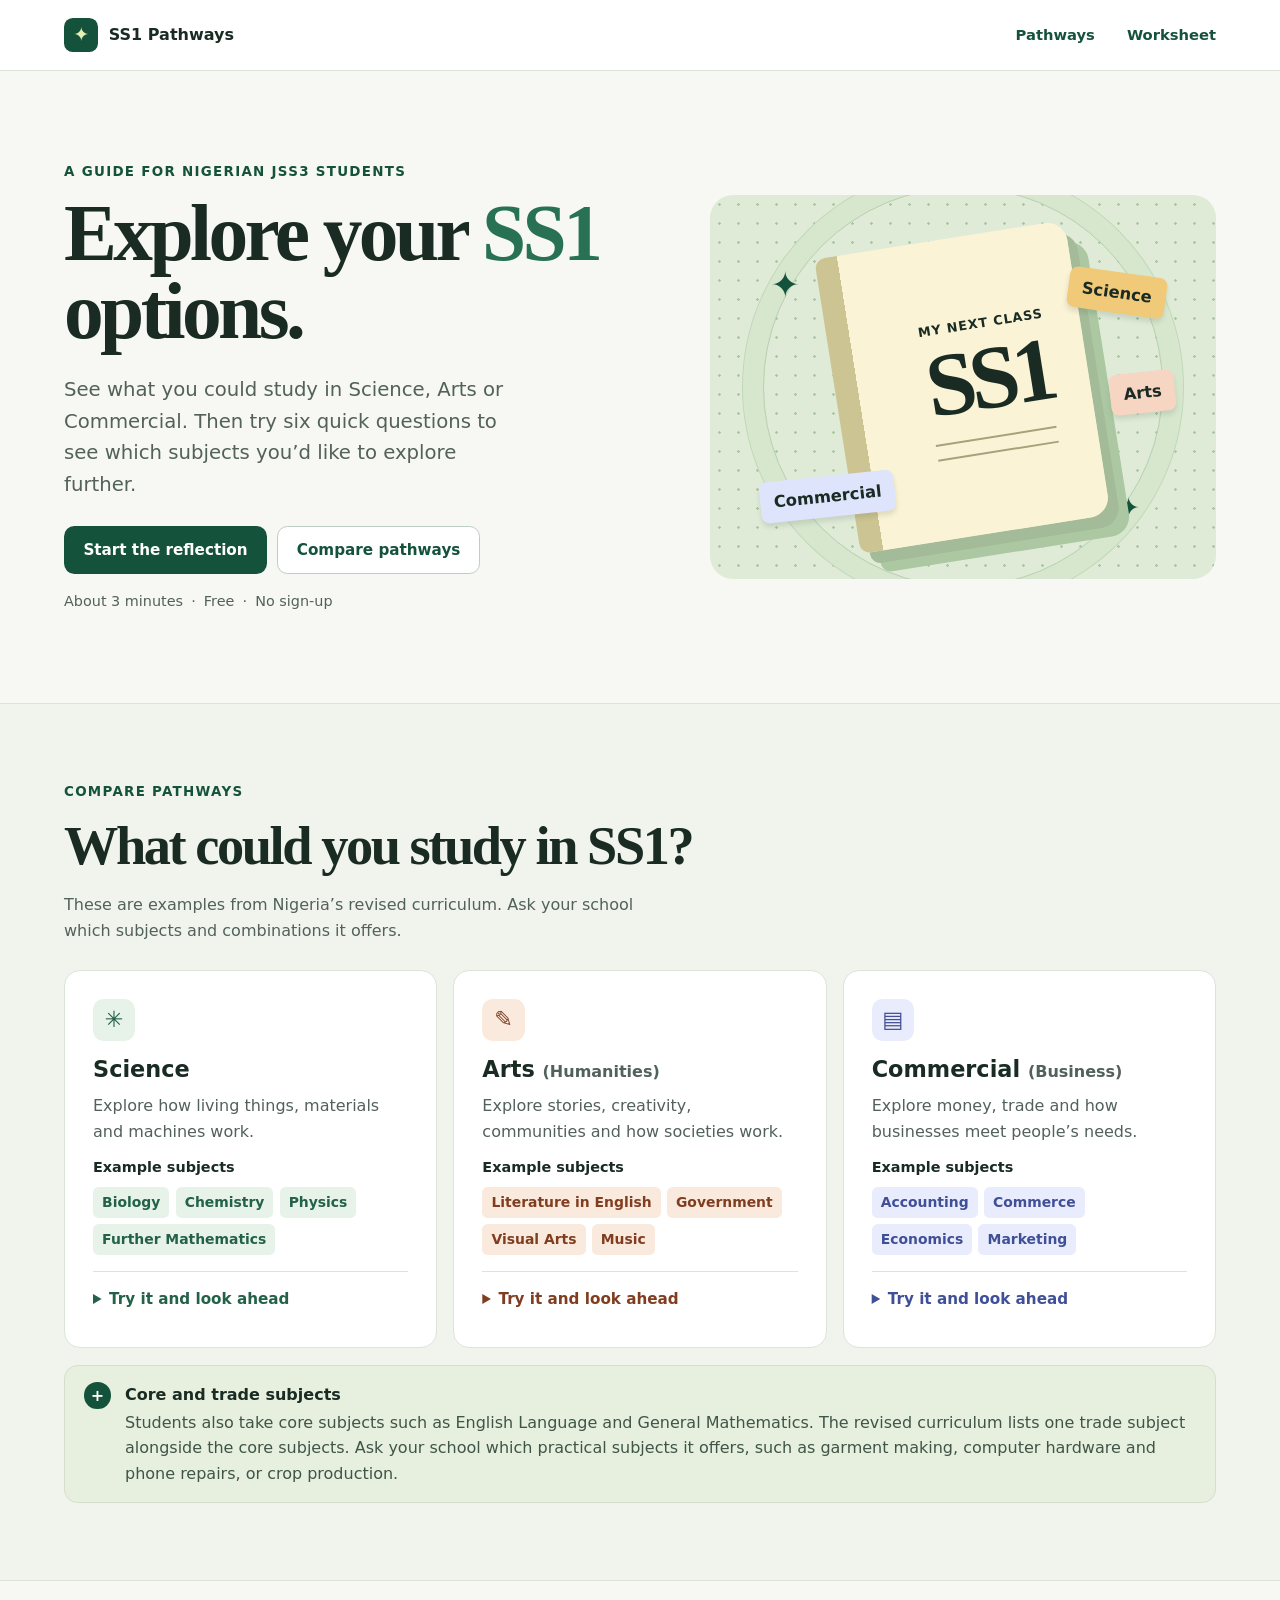
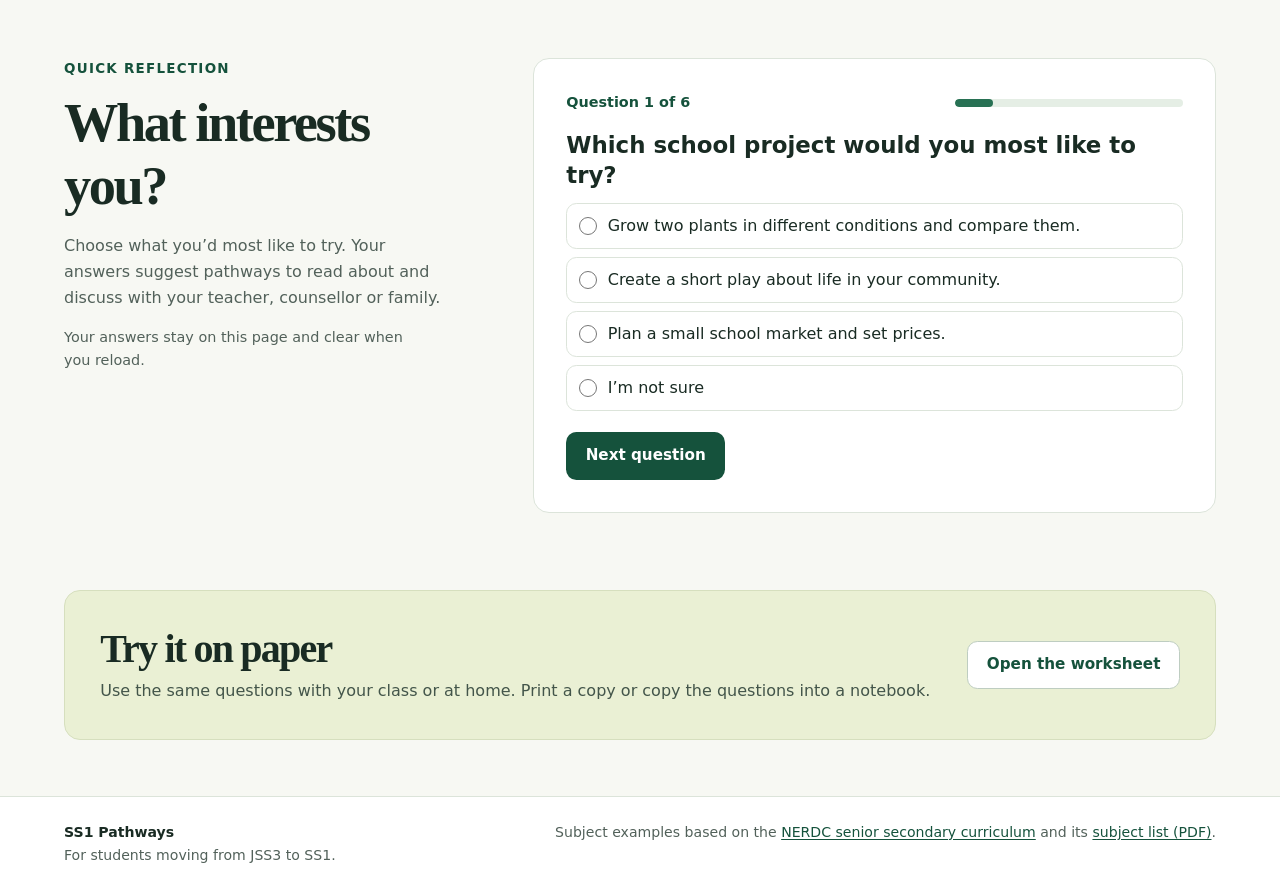
<file: index.html>
<!doctype html>
<html lang="en-NG">
<head>
  <meta charset="utf-8">
  <meta name="viewport" content="width=device-width, initial-scale=1">
  <meta name="description" content="Explore Science, Arts and Commercial subjects as you move from JSS3 to SS1 in Nigeria.">
  <meta name="theme-color" content="#f7f8f3">
  <meta http-equiv="Content-Security-Policy" content="default-src 'self'; object-src 'none'; base-uri 'none'; form-action 'none'">
  <title>SS1 Pathways · A guide for JSS3 students</title>
  <link rel="icon" href="assets/icon.png" type="image/png">
  <link rel="stylesheet" href="styles.css">
  <script type="module" src="app.js"></script>
</head>
<body>
  <a class="skip-link" href="#main">Skip to content</a>
  <header class="site-header">
    <div class="shell header-inner">
      <a class="brand" href="./" aria-label="SS1 Pathways home"><span class="brand-mark" aria-hidden="true">✦</span> SS1 Pathways</a>
      <nav aria-label="Main">
        <a href="#pathways">Pathways</a>
        <a href="worksheet.html">Worksheet</a>
      </nav>
    </div>
  </header>
  <main id="main">
    <section class="shell hero" aria-labelledby="hero-title">
      <div class="hero-content">
        <p class="eyebrow">A guide for Nigerian JSS3 students</p>
        <h1 id="hero-title">Explore your <em>SS1</em><br class="desktop-break"> options.</h1>
        <p class="intro">See what you could study in Science, Arts or Commercial. Then try six quick questions to see which subjects you’d like to explore further.</p>
        <div class="actions">
          <a class="button primary" href="#reflection">Start the reflection</a>
          <a class="button secondary" href="#pathways">Compare pathways</a>
        </div>
        <p class="small-note">About 3 minutes <span aria-hidden="true">·</span> Free <span aria-hidden="true">·</span> No sign-up</p>
      </div>
      <div class="hero-art" aria-hidden="true">
        <span class="art-sparkle">✦</span>
        <span class="art-sparkle small-sparkle">✦</span>
        <div class="notebook">
          <span class="notebook-label">MY NEXT CLASS</span>
          <strong>SS1</strong>
          <div class="notebook-lines"></div>
        </div>
        <span class="art-tab science-tab">Science</span>
        <span class="art-tab arts-tab">Arts</span>
        <span class="art-tab business-tab">Commercial</span>
      </div>
    </section>

    <section class="pathway-section" id="pathways" aria-labelledby="pathways-title">
      <div class="shell">
        <p class="eyebrow">Compare pathways</p>
        <h2 id="pathways-title">What could you study in SS1?</h2>
        <p class="section-intro">These are examples from Nigeria’s revised curriculum. Ask your school which subjects and combinations it offers.</p>
        <div class="pathway-grid">
          <article class="pathway science" id="science">
            <span class="path-icon" aria-hidden="true">✳</span>
            <h3>Science</h3>
            <p>Explore how living things, materials and machines work.</p>
            <h4>Example subjects</h4>
            <ul class="chips"><li>Biology</li><li>Chemistry</li><li>Physics</li><li>Further Mathematics</li></ul>
            <details><summary>Try it and look ahead</summary><p>Try observing how two plants grow in different conditions and recording what changes. Related areas include health, engineering and agriculture.</p></details>
          </article>
          <article class="pathway arts" id="arts">
            <span class="path-icon" aria-hidden="true">✎</span>
            <h3>Arts <span>(Humanities)</span></h3>
            <p>Explore stories, creativity, communities and how societies work.</p>
            <h4>Example subjects</h4>
            <ul class="chips"><li>Literature in English</li><li>Government</li><li>Visual Arts</li><li>Music</li></ul>
            <details><summary>Try it and look ahead</summary><p>Interview someone about a local issue and turn what you learn into a short article, drawing or debate. Related areas include law, media and design.</p></details>
          </article>
          <article class="pathway business" id="business">
            <span class="path-icon" aria-hidden="true">▤</span>
            <h3>Commercial <span>(Business)</span></h3>
            <p>Explore money, trade and how businesses meet people’s needs.</p>
            <h4>Example subjects</h4>
            <ul class="chips"><li>Accounting</li><li>Commerce</li><li>Economics</li><li>Marketing</li></ul>
            <details><summary>Try it and look ahead</summary><p>Make a simple budget for a school event. Work out the cost of each item and where you could save money. Related areas include accounting, marketing and entrepreneurship.</p></details>
          </article>
        </div>
        <aside class="trade-note" aria-labelledby="trade-title">
          <div class="trade-mark" aria-hidden="true">+</div>
          <div><h3 id="trade-title">Core and trade subjects</h3>
          <p>Students also take core subjects such as English Language and General Mathematics. The revised curriculum lists one trade subject alongside the core subjects. Ask your school which practical subjects it offers, such as garment making, computer hardware and phone repairs, or crop production.</p></div>
        </aside>
      </div>
    </section>

    <section class="shell reflection-section" id="reflection" aria-labelledby="reflection-title">
      <div class="reflection-intro">
        <p class="eyebrow">Quick reflection</p>
        <h2 id="reflection-title">What interests you?</h2>
        <p>Choose what you’d most like to try. Your answers suggest pathways to read about and discuss with your teacher, counsellor or family.</p>
        <p class="small-note">Your answers stay on this page and clear when you reload.</p>
      </div>
      <div class="reflection-card">
        <div id="reflection-app" hidden>
          <form id="questions" autocomplete="off">
            <div class="progress-row"><label id="progress-label" for="progress">Question 1 of 6</label><progress id="progress" value="1" max="6" aria-labelledby="progress-label"></progress></div>
            <fieldset>
              <legend id="question" tabindex="-1"></legend>
              <div id="choices"></div>
            </fieldset>
            <p id="answer-error" class="error" role="alert" hidden>Choose an answer, or select “I’m not sure”.</p>
            <div class="actions quiz-actions">
              <button type="button" class="button secondary" id="back" hidden>Back</button>
              <button type="submit" class="button primary" id="forward">Next question</button>
            </div>
          </form>
          <div id="results" hidden></div>
        </div>
        <noscript><p>The online reflection uses JavaScript. <a href="worksheet.html">Open the worksheet</a> to do the same activity on paper.</p></noscript>
      </div>
    </section>

    <section class="shell paper-section" aria-labelledby="paper-title">
      <div class="paper-card">
        <div><h2 id="paper-title">Try it on paper</h2><p>Use the same questions with your class or at home. Print a copy or copy the questions into a notebook.</p></div>
        <a class="button secondary" href="worksheet.html">Open the worksheet</a>
      </div>
    </section>
  </main>
  <footer class="site-footer">
    <div class="shell footer-inner">
      <p><strong>SS1 Pathways</strong><br>For students moving from JSS3 to SS1.</p>
      <p>Subject examples based on the <a href="https://www.nerdc.gov.ng/content_manager/new_senior_curriculum_home.html">NERDC senior secondary curriculum</a> and its <a href="https://nerdc.gov.ng/content_manager/Press%20Release%20On%20New%20FG%20Curriculum.pdf">subject list (PDF)</a>.</p>
    </div>
  </footer>
</body>
</html>
</file>
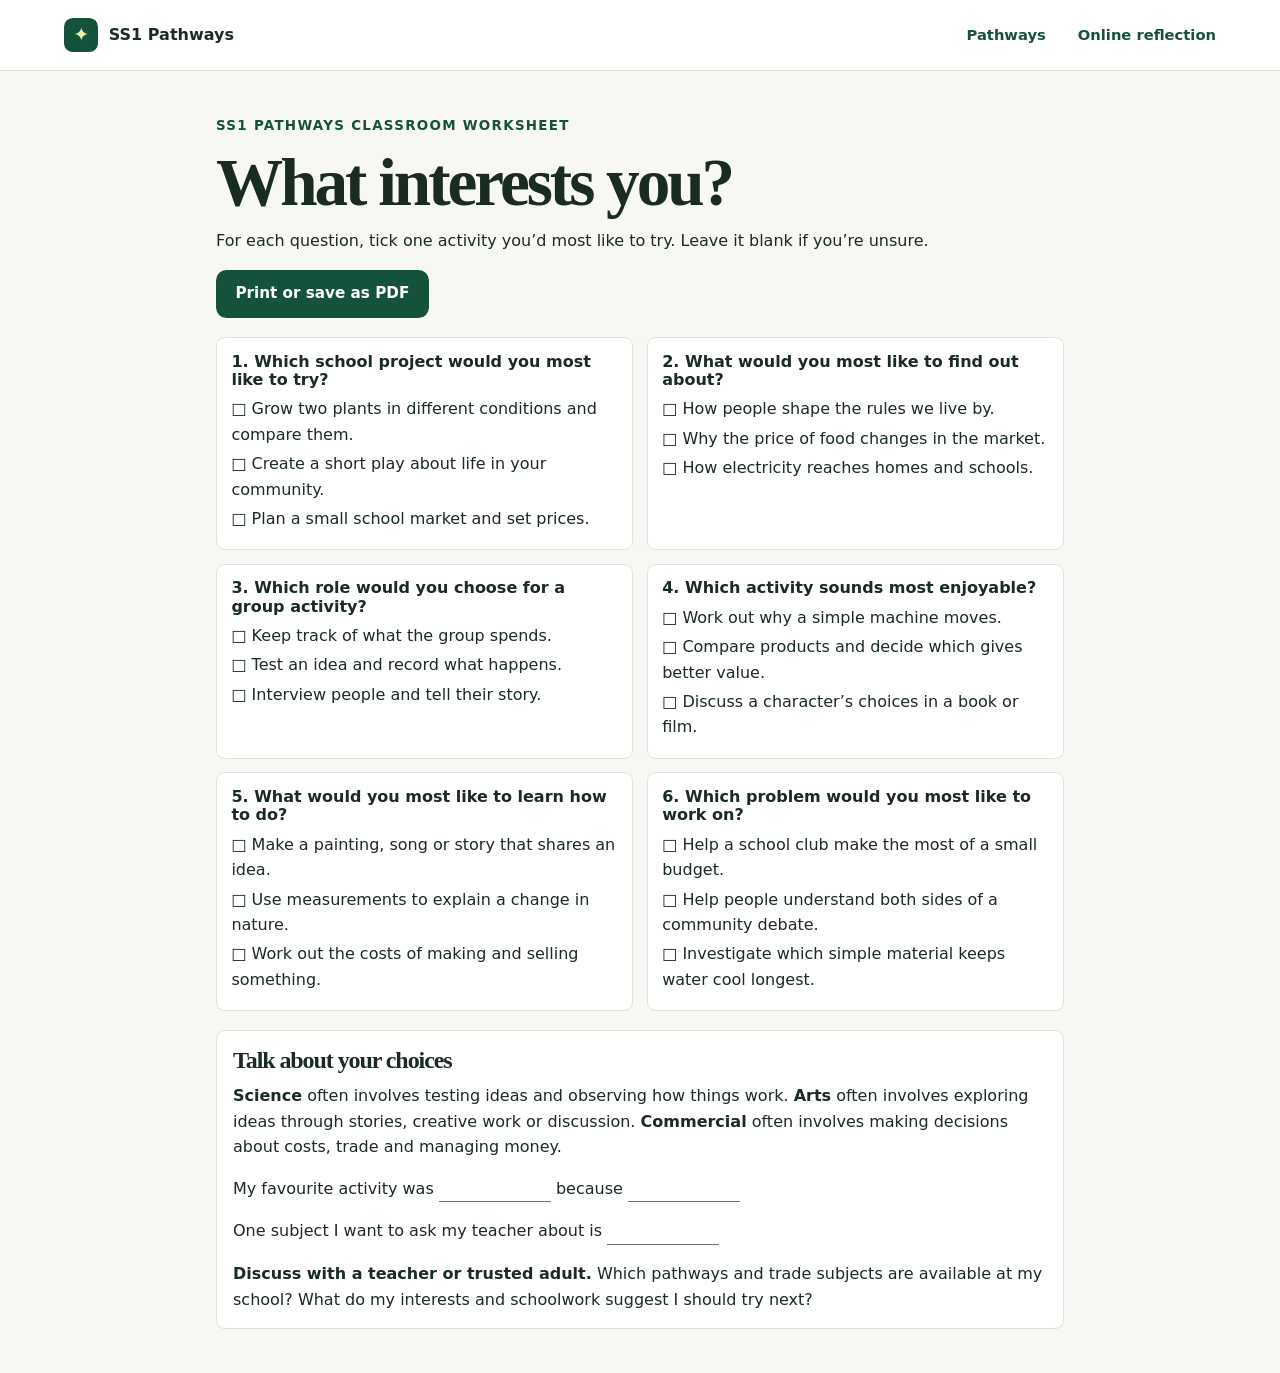
<file: worksheet.html>
<!doctype html>
<html lang="en-NG">
<head>
  <meta charset="utf-8">
  <meta name="viewport" content="width=device-width, initial-scale=1">
  <meta name="description" content="A printable classroom reflection for Nigerian JSS3 students exploring SS1 subjects.">
  <meta http-equiv="Content-Security-Policy" content="default-src 'self'; object-src 'none'; base-uri 'none'; form-action 'none'">
  <title>SS1 Pathways · Printable worksheet</title>
  <link rel="icon" href="assets/icon.png" type="image/png">
  <link rel="stylesheet" href="styles.css">
  <script src="worksheet.js" defer></script>
</head>
<body>
  <a class="skip-link" href="#main">Skip to worksheet</a>
  <header class="site-header">
    <div class="shell header-inner">
      <a class="brand" href="./" aria-label="SS1 Pathways home"><span class="brand-mark" aria-hidden="true">✦</span> SS1 Pathways</a>
      <nav aria-label="Main"><a href="./#pathways">Pathways</a><a href="./#reflection">Online reflection</a></nav>
    </div>
  </header>
  <main class="worksheet" id="main">
    <p class="eyebrow">SS1 Pathways classroom worksheet</p>
    <h1>What interests you?</h1>
    <p class="sheet-intro">For each question, tick one activity you’d most like to try. Leave it blank if you’re unsure.</p>
    <div class="actions print-hide"><button class="button primary" type="button" id="print" hidden>Print or save as PDF</button></div>
    <ol class="sheet-items">
      <li><h2>Which school project would you most like to try?</h2><ul>
        <li>Grow two plants in different conditions and compare them.</li>
        <li>Create a short play about life in your community.</li>
        <li>Plan a small school market and set prices.</li>
      </ul></li>
      <li><h2>What would you most like to find out about?</h2><ul>
        <li>How people shape the rules we live by.</li>
        <li>Why the price of food changes in the market.</li>
        <li>How electricity reaches homes and schools.</li>
      </ul></li>
      <li><h2>Which role would you choose for a group activity?</h2><ul>
        <li>Keep track of what the group spends.</li>
        <li>Test an idea and record what happens.</li>
        <li>Interview people and tell their story.</li>
      </ul></li>
      <li><h2>Which activity sounds most enjoyable?</h2><ul>
        <li>Work out why a simple machine moves.</li>
        <li>Compare products and decide which gives better value.</li>
        <li>Discuss a character’s choices in a book or film.</li>
      </ul></li>
      <li><h2>What would you most like to learn how to do?</h2><ul>
        <li>Make a painting, song or story that shares an idea.</li>
        <li>Use measurements to explain a change in nature.</li>
        <li>Work out the costs of making and selling something.</li>
      </ul></li>
      <li><h2>Which problem would you most like to work on?</h2><ul>
        <li>Help a school club make the most of a small budget.</li>
        <li>Help people understand both sides of a community debate.</li>
        <li>Investigate which simple material keeps water cool longest.</li>
      </ul></li>
    </ol>
    <section class="next-steps" aria-labelledby="worksheet-next">
      <h2 id="worksheet-next">Talk about your choices</h2>
      <p><strong>Science</strong> often involves testing ideas and observing how things work. <strong>Arts</strong> often involves exploring ideas through stories, creative work or discussion. <strong>Commercial</strong> often involves making decisions about costs, trade and managing money.</p>
      <p>My favourite activity was <span class="write-line">&nbsp;</span> because <span class="write-line">&nbsp;</span></p>
      <p>One subject I want to ask my teacher about is <span class="write-line">&nbsp;</span></p>
      <p><strong>Discuss with a teacher or trusted adult.</strong> Which pathways and trade subjects are available at my school? What do my interests and schoolwork suggest I should try next?</p>
    </section>
  </main>
</body>
</html>
</file>
<file: styles.css>
:root {
  color-scheme: light;
  --ink: #192b23;
  --muted: #52615a;
  --line: #dce4da;
  --paper: #f7f8f3;
  --white: #ffffff;
  --green: #15523c;
  --lime: #e4efb0;
  --science: #236148;
  --science-bg: #e7f2e9;
  --arts: #803e21;
  --arts-bg: #fae9dd;
  --business: #405097;
  --business-bg: #e9ecfc;
  font-family: system-ui, -apple-system, 'Segoe UI', sans-serif;
  font-size: 100%;
  line-height: 1.6;
  color: var(--ink);
  background: var(--paper);
}

*, *::before, *::after { box-sizing: border-box; }
[hidden] { display: none !important; }
html { scroll-padding-top: 1.5rem; }
body { margin: 0; }
p { margin: 0 0 1rem; }
a { color: var(--green); text-underline-offset: 0.17em; }
a:hover { text-decoration-thickness: 2px; }
:focus-visible { outline: 3px solid #2968aa; outline-offset: 4px; }
button { font: inherit; }
h1, h2, h3, h4 { margin: 0; line-height: 1.15; }
h1, h2 { font-family: Georgia, 'Times New Roman', serif; font-weight: 700; letter-spacing: -0.045em; }
h2 { font-size: clamp(2rem, 5vw, 3.4rem); }
h3 { font-size: 1.4rem; }
h4 { font-size: 0.9rem; }

.shell { width: min(100% - 3rem, 72rem); margin-inline: auto; }
.skip-link { position: absolute; top: 0.5rem; left: 0.5rem; z-index: 2; padding: 0.5rem 1rem; background: var(--white); transform: translateY(-200%); }
.skip-link:focus { transform: translateY(0); }
.site-header { background: var(--white); border-bottom: 1px solid var(--line); }
.header-inner, .footer-inner { display: flex; justify-content: space-between; align-items: center; gap: 1rem; }
.header-inner { min-height: 4.4rem; }
.brand { display: inline-flex; align-items: center; gap: 0.65rem; font-weight: 780; color: var(--ink); text-decoration: none; }
.brand-mark { display: grid; place-items: center; width: 2.15rem; height: 2.15rem; border-radius: 0.55rem; background: var(--green); color: var(--lime); font-size: 1.2rem; }
nav { display: flex; gap: clamp(0.85rem, 3vw, 2rem); }
nav a { padding-block: 0.5rem; font-size: 0.92rem; font-weight: 650; text-decoration: none; }
nav a:hover { text-decoration: underline; }

.hero { display: grid; grid-template-columns: minmax(0, 1fr) minmax(0, 0.87fr); gap: clamp(2rem, 5vw, 5rem); align-items: center; padding-block: clamp(3rem, 7vw, 6rem); }
.eyebrow { margin-bottom: 0.8rem; color: var(--green); font-size: 0.84rem; letter-spacing: 0.095em; text-transform: uppercase; font-weight: 780; }
h1 { font-size: clamp(3.2rem, 6.2vw, 6rem); line-height: 0.98; }
h1 em { font-style: normal; color: #287154; }
.intro { max-width: 36ch; margin: 1.45rem 0 1.65rem; color: var(--muted); font-size: clamp(1.08rem, 1.8vw, 1.23rem); }
.actions { display: flex; flex-wrap: wrap; gap: 0.65rem; }
.button { display: inline-flex; align-items: center; justify-content: center; min-height: 3rem; padding: 0.65rem 1.15rem; border: 1px solid transparent; border-radius: 0.65rem; font-size: 0.95rem; font-weight: 740; line-height: 1.3; text-decoration: none; cursor: pointer; }
.primary { background: var(--green); color: var(--white); }
.primary:hover { background: #0d3c2b; }
.secondary { background: var(--white); color: var(--green); border-color: #becdc1; }
.secondary:hover { background: #eef5ec; }
.small-note { margin: 1rem 0 0; color: var(--muted); font-size: 0.9rem; }
.small-note span { padding-inline: 0.22rem; }

.hero-art { position: relative; display: grid; place-items: center; isolation: isolate; min-height: clamp(16rem, 30vw, 25rem); overflow: hidden; border-radius: 1.45rem; background: radial-gradient(circle, #a7c6a1 1px, transparent 1.5px) 0 0 / 19px 19px, #dfebd7; }
.hero-art::before { content: ''; position: absolute; z-index: -1; width: 79%; aspect-ratio: 1; border: 1px solid #b8d0b1; border-radius: 50%; box-shadow: 0 0 0 20px #d7e7ce, 0 0 0 21px #c0d8b8; }
.notebook { position: relative; display: grid; align-content: center; width: 50%; max-width: 16.5rem; aspect-ratio: 0.85; padding: 1.4rem 0.8rem 1.4rem 18%; border-radius: 0.65rem 1.25rem 1.25rem 0.65rem; background: linear-gradient(90deg, #cdc493 0 9%, #faf3d6 9%); transform: rotate(-9deg); box-shadow: 9px 12px 0 #a3bb98, 18px 22px 0 #acc8a3; }
.notebook-label { font-size: clamp(0.63rem, 1.2vw, 0.8rem); font-weight: 780; letter-spacing: 0.07em; }
.notebook strong { font: 700 clamp(3rem, 7vw, 5.8rem)/1 Georgia, serif; letter-spacing: -0.07em; }
.notebook-lines { width: 82%; height: 1.1rem; margin-top: 0.8rem; border-block: 2px solid #a6a27c; }
.art-tab { position: absolute; padding: 0.48rem 0.85rem; border-radius: 0.5rem; color: var(--ink); font-size: clamp(0.82rem, 1.7vw, 1.02rem); font-weight: 790; box-shadow: 0 0.25rem 0.3rem #24382a20; }
.science-tab { top: 20%; right: 10%; background: #f1ca79; transform: rotate(8deg); }
.arts-tab { right: 8%; top: 46%; background: #f6d6c3; transform: rotate(-6deg); }
.business-tab { left: 10%; bottom: 16%; background: #dee4fc; transform: rotate(-6deg); }
.art-sparkle { position: absolute; top: 16%; left: 12%; color: var(--green); font-size: 2.2rem; }
.small-sparkle { top: auto; bottom: 13%; left: auto; right: 15%; font-size: 1.7rem; }

.pathway-section { border-block: 1px solid var(--line); background: #f0f4ed; padding-block: clamp(2.8rem, 6vw, 4.85rem); }
.section-intro { max-width: 60ch; margin: 0.9rem 0 1.65rem; color: var(--muted); }
.pathway-grid { display: grid; grid-template-columns: repeat(3, minmax(0, 1fr)); gap: 1rem; }
.pathway { display: flex; flex-direction: column; gap: 0.68rem; padding: clamp(1.1rem, 2.5vw, 1.75rem); border: 1px solid var(--line); border-radius: 1rem; background: var(--white); scroll-margin-top: 1rem; }
.pathway:target { outline: 3px solid var(--path); outline-offset: 3px; }
.science { --path: var(--science); --tint: var(--science-bg); }
.arts { --path: var(--arts); --tint: var(--arts-bg); }
.business { --path: var(--business); --tint: var(--business-bg); }
.path-icon { display: grid; place-items: center; width: 2.65rem; height: 2.65rem; margin-bottom: 0.3rem; border-radius: 0.65rem; color: var(--path); background: var(--tint); font-size: 1.4rem; }
.pathway h3 span { color: var(--muted); font-size: 1rem; white-space: nowrap; font-weight: 650; }
.pathway p { margin: 0; color: var(--muted); }
.pathway h4 { margin-top: 0.25rem; }
.chips { display: flex; flex-wrap: wrap; align-content: flex-start; gap: 0.38rem; margin: 0 0 0.35rem; padding: 0; list-style: none; }
.chips li { padding: 0.27rem 0.57rem; border-radius: 0.35rem; color: var(--path); background: var(--tint); font-size: 0.87rem; font-weight: 650; }
.pathway details { margin-top: auto; padding-top: 0.5rem; border-top: 1px solid var(--line); }
summary { cursor: pointer; color: var(--path); font-size: 0.95rem; font-weight: 710; padding-block: 0.45rem; }
.trade-note { display: flex; align-items: flex-start; gap: 0.9rem; margin-top: 1.1rem; padding: 1rem 1.2rem; border: 1px solid #d3dfcb; border-radius: 0.85rem; background: #e7efde; }
.trade-note h3 { font-size: 1rem; margin-block: 0.2rem 0.35rem; }
.trade-note p { margin: 0; color: #3e5548; }
.trade-mark { display: grid; place-items: center; flex: none; width: 1.65rem; height: 1.65rem; border-radius: 50%; background: var(--green); color: var(--white); font-weight: 780; }

.reflection-section { display: grid; grid-template-columns: minmax(0, 0.73fr) minmax(0, 1.27fr); gap: clamp(1.2rem, 6vw, 5rem); align-items: start; padding-block: clamp(3rem, 6vw, 5.25rem); }
.reflection-intro > p:not(.eyebrow) { max-width: 38ch; margin-top: 1rem; color: var(--muted); }
.reflection-card { padding: clamp(1.1rem, 3.7vw, 2rem); border: 1px solid var(--line); border-radius: 1rem; background: var(--white); }
.progress-row { display: flex; justify-content: space-between; align-items: center; gap: 0.75rem; color: var(--green); font-weight: 720; font-size: 0.9rem; }
progress { width: 37%; height: 0.5rem; overflow: hidden; border: 0; border-radius: 20px; background: #e5eee5; color: #287154; accent-color: #287154; }
progress::-webkit-progress-bar { background: #e5eee5; }
progress::-webkit-progress-value { border-radius: 20px; background: #287154; }
progress::-moz-progress-bar { border-radius: 20px; background: #287154; }
fieldset { min-inline-size: 0; margin: 1.05rem 0 0; padding: 0; border: 0; }
legend { padding: 0; margin-bottom: 0.8rem; font-size: clamp(1.16rem, 2vw, 1.43rem); font-weight: 780; line-height: 1.3; }
.choice { display: flex; align-items: center; gap: 0.68rem; min-height: 2.85rem; padding: 0.58rem 0.72rem; margin-bottom: 0.48rem; border: 1px solid var(--line); border-radius: 0.65rem; cursor: pointer; }
.choice:hover { background: #f1f6ee; }
.choice:has(:checked) { background: #eaf3e7; border-color: #608f72; }
.choice input { flex: none; width: 1.13rem; height: 1.13rem; margin: 0; accent-color: var(--green); }
.quiz-actions { margin-top: 0.85rem; }
.error { margin: 0.5rem 0 0; color: #9d2921; font-weight: 680; }
.result-title { margin-bottom: 0.6rem; }
.result-list { display: grid; gap: 0.45rem; margin: 0 0 1rem; padding: 0; list-style: none; }
.result-list li { display: flex; justify-content: space-between; align-items: center; gap: 0.5rem; padding: 0.52rem 0.75rem; border-radius: 0.5rem; color: var(--path); background: var(--tint); }
.result-list a { color: inherit; font-weight: 720; }
.result-list span { white-space: nowrap; }
#results .actions { margin-top: 1rem; }

.paper-section { padding-bottom: 3.5rem; }
.paper-card { display: flex; justify-content: space-between; align-items: center; gap: 1rem 1.5rem; padding: clamp(1.25rem, 3vw, 2.2rem); border: 1px solid #d6dfbe; border-radius: 1rem; background: #eaf0d4; }
.paper-card h2 { font-size: clamp(1.8rem, 4vw, 2.5rem); }
.paper-card p { margin: 0.4rem 0 0; color: #43554a; }
.paper-card .button { flex-shrink: 0; }
.site-footer { border-top: 1px solid var(--line); background: var(--white); padding-block: 1.5rem; }
.footer-inner { align-items: start; }
.footer-inner p { margin: 0; color: var(--muted); font-size: 0.88rem; }
.footer-inner strong { color: var(--ink); }

.worksheet { width: min(100% - 3rem, 53rem); margin: 2.75rem auto; }
.worksheet h1 { font-size: clamp(2.5rem, 6vw, 4.2rem); }
.sheet-intro { margin: 0.8rem 0 1rem; }
.sheet-items { display: grid; grid-template-columns: repeat(2, minmax(0, 1fr)); gap: 0.85rem; padding: 0; list-style: none; counter-reset: prompts; margin: 1.2rem 0; }
.sheet-items > li { counter-increment: prompts; padding: 0.9rem; border: 1px solid var(--line); border-radius: 0.55rem; background: var(--white); }
.sheet-items h2 { font-family: inherit; letter-spacing: normal; font-size: 1rem; }
.sheet-items h2::before { content: counter(prompts) '. '; }
.sheet-items ul { margin: 0.45rem 0 0; padding: 0; list-style: none; }
.sheet-items ul li::before { content: '□ '; }
.sheet-items li li { margin-block: 0.22rem; }
.next-steps { padding: 1rem; border-radius: 0.55rem; border: 1px solid var(--line); background: var(--white); }
.next-steps h2 { font-size: 1.5rem; margin-bottom: 0.5rem; }
.next-steps p:last-child { margin-bottom: 0; }
.write-line { display: inline-block; min-width: 7rem; border-bottom: 1px solid #667368; }

@media (max-width: 820px) {
  .pathway h3 span { display: block; margin-top: 0.15rem; }
  .hero { gap: 1.65rem; }
}

@media (max-width: 650px) {
  .shell, .worksheet { width: calc(100% - 2rem); }
  .hero, .reflection-section { grid-template-columns: 1fr; }
  .desktop-break { display: none; }
  .notebook { width: 42%; padding-left: 14%; }
  .hero-art { min-height: 15rem; }
  .pathway-grid, .sheet-items { grid-template-columns: 1fr; }
  .pathway h3 span { display: inline; }
  .paper-card, .footer-inner { align-items: flex-start; flex-direction: column; }
}

@media (max-width: 370px) {
  .brand { gap: 0.35rem; font-size: 0.95rem; }
  .brand-mark { width: 1.65rem; height: 1.65rem; }
  nav { gap: 0.55rem; }
  nav a { font-size: 0.85rem; }
}

@media print {
  @page { size: A4; margin: 12mm; }
  body { background: white; color: black; }
  .worksheet { width: 100%; margin: 0; font-size: 10pt; line-height: 1.3; }
  .worksheet h1 { font-size: 26pt; }
  .worksheet .eyebrow { color: black; margin-bottom: 2mm; }
  .sheet-intro { margin: 2mm 0; }
  .print-hide, .site-header, .skip-link { display: none !important; }
  .sheet-items { grid-template-columns: repeat(2, minmax(0, 1fr)); gap: 2.5mm; margin: 3mm 0; }
  .sheet-items > li, .next-steps { break-inside: avoid; padding: 2.5mm; border-color: #888; }
  .sheet-items li li { margin-block: 1mm; }
  .next-steps p { margin-bottom: 2mm; }
}
</file>
